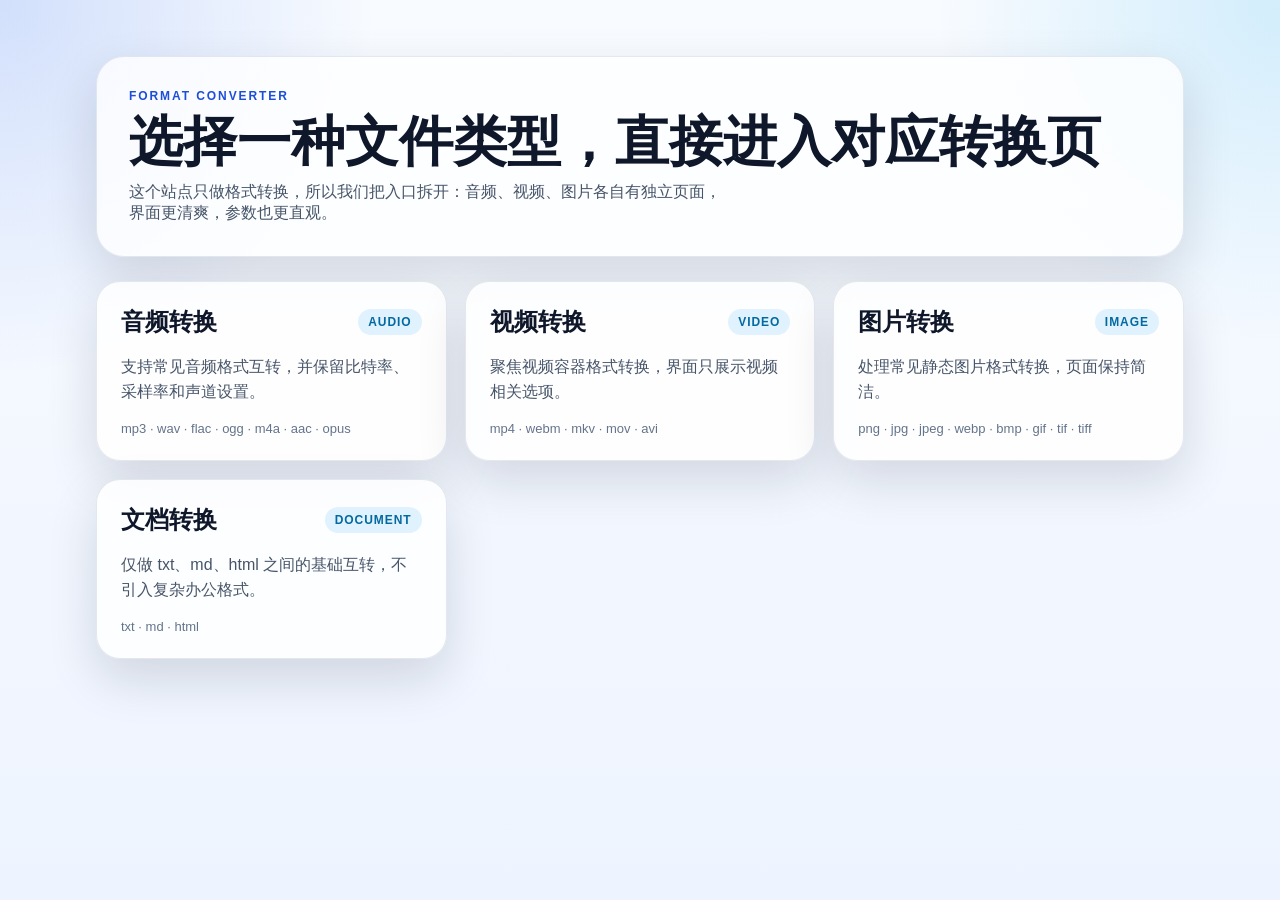
<file: static/index.html>
<!doctype html>
<html lang="zh-CN">

<head>
  <meta charset="utf-8" />
  <meta name="viewport" content="width=device-width, initial-scale=1" />
  <title>格式转换站</title>
  <link rel="icon" href="/static/favicon.ico" />
  <link rel="stylesheet" href="/static/styles.css" />
</head>

<body class="home-page">
  <main class="home-shell">
    <section class="home-hero">
      <div>
        <p class="eyebrow">Format Converter</p>
        <h1>选择一种文件类型，直接进入对应转换页</h1>
        <p class="home-lead">
          这个站点只做格式转换，所以我们把入口拆开：音频、视频、图片各自有独立页面，界面更清爽，参数也更直观。
        </p>
      </div>
    </section>

    <section class="home-grid">
      <a class="home-card" href="/audio">
        <div class="home-card-top">
          <h2>音频转换</h2>
          <span class="home-pill">audio</span>
        </div>
        <p>支持常见音频格式互转，并保留比特率、采样率和声道设置。</p>
        <div class="home-formats">mp3 · wav · flac · ogg · m4a · aac · opus</div>
      </a>

      <a class="home-card" href="/video">
        <div class="home-card-top">
          <h2>视频转换</h2>
          <span class="home-pill">video</span>
        </div>
        <p>聚焦视频容器格式转换，界面只展示视频相关选项。</p>
        <div class="home-formats">mp4 · webm · mkv · mov · avi</div>
      </a>

      <a class="home-card" href="/image">
        <div class="home-card-top">
          <h2>图片转换</h2>
          <span class="home-pill">image</span>
        </div>
        <p>处理常见静态图片格式转换，页面保持简洁。</p>
        <div class="home-formats">png · jpg · jpeg · webp · bmp · gif · tif · tiff</div>
      </a>

      <a class="home-card" href="/document">
        <div class="home-card-top">
          <h2>文档转换</h2>
          <span class="home-pill">document</span>
        </div>
        <p>仅做 txt、md、html 之间的基础互转，不引入复杂办公格式。</p>
        <div class="home-formats">txt · md · html</div>
      </a>
    </section>
  </main>
</body>

</html>
</file>
<file: static/styles.css>
:root {
  --bg: #eef2ff;
  --panel: rgba(255, 255, 255, 0.9);
  --border: rgba(148, 163, 184, 0.24);
  --text: #0f172a;
  --muted: #475569;
  --primary: #2563eb;
  --primary-dark: #1d4ed8;
  --success: #16a34a;
  --danger: #dc2626;
  --gray: #64748b;
  --shadow: 0 20px 50px rgba(15, 23, 42, 0.14);
}

* {
  box-sizing: border-box;
}

body {
  margin: 0;
  min-height: 100vh;
  font-family: Inter, "Segoe UI", Roboto, Arial, sans-serif;
  color: var(--text);
  background:
    radial-gradient(circle at top left, rgba(37, 99, 235, 0.16), transparent 28%),
    radial-gradient(circle at top right, rgba(59, 130, 246, 0.12), transparent 24%),
    linear-gradient(180deg, #f8fbff 0%, var(--bg) 100%);
  padding: 24px;
}

.shell {
  max-width: 1120px;
  margin: 0 auto;
  display: grid;
  gap: 20px;
}

.hero,
.card {
  background: var(--panel);
  border: 1px solid var(--border);
  border-radius: 24px;
  box-shadow: var(--shadow);
  backdrop-filter: blur(18px);
}

.hero {
  padding: 28px;
}

.hero h1 {
  margin: 0 0 8px;
  font-size: clamp(28px, 4vw, 44px);
  line-height: 1.1;
}

.hero p {
  margin: 0;
  color: var(--muted);
  max-width: 76ch;
}

.card {
  padding: 24px;
}

.drop {
  border: 2px dashed #bfd0f6;
  background: rgba(255, 255, 255, 0.55);
  border-radius: 20px;
  padding: 26px;
  text-align: center;
  transition: 0.2s;
}

.drop.dragover {
  border-color: var(--primary);
  background: rgba(37, 99, 235, 0.08);
  transform: translateY(-1px);
}

input[type="file"] {
  display: none;
}

.actions {
  display: flex;
  flex-wrap: wrap;
  gap: 12px;
  justify-content: center;
  align-items: center;
}

.btn {
  display: inline-flex;
  align-items: center;
  justify-content: center;
  border: 0;
  border-radius: 14px;
  padding: 12px 18px;
  background: var(--primary);
  color: #fff;
  text-decoration: none;
  font-weight: 700;
  cursor: pointer;
  transition: 0.15s;
}

.btn:hover {
  background: var(--primary-dark);
  transform: translateY(-1px);
}

.btn.secondary {
  background: #e2e8f0;
  color: var(--text);
}

.btn.secondary:hover {
  background: #cbd5e1;
}

.btn:disabled {
  opacity: 0.6;
  cursor: not-allowed;
  transform: none;
}

.grid {
  display: grid;
  gap: 16px;
  grid-template-columns: repeat(2, minmax(0, 1fr));
  margin-top: 20px;
}

.field {
  display: grid;
  gap: 8px;
}

.field.hidden {
  display: none;
}

.eyebrow {
  margin: 0 0 10px;
  text-transform: uppercase;
  letter-spacing: 0.16em;
  font-size: 12px;
  font-weight: 800;
  color: #1d4ed8;
}

.home-page {
  background:
    radial-gradient(circle at top left, rgba(37, 99, 235, 0.18), transparent 24%),
    radial-gradient(circle at top right, rgba(14, 165, 233, 0.16), transparent 22%),
    linear-gradient(180deg, #f8fbff 0%, #eef4ff 100%);
}

.home-shell {
  max-width: 1120px;
  margin: 0 auto;
  padding: 32px 16px 48px;
  display: grid;
  gap: 24px;
}

.home-hero {
  background: rgba(255, 255, 255, 0.78);
  border: 1px solid var(--border);
  border-radius: 28px;
  box-shadow: var(--shadow);
  padding: 32px;
}

.home-hero h1 {
  margin: 0;
  font-size: clamp(32px, 5vw, 54px);
  line-height: 1.05;
}

.home-lead {
  margin: 12px 0 0;
  max-width: 68ch;
  color: var(--muted);
}

.home-grid {
  display: grid;
  gap: 18px;
  grid-template-columns: repeat(3, minmax(0, 1fr));
}

.home-card {
  display: grid;
  gap: 16px;
  padding: 24px;
  border-radius: 24px;
  border: 1px solid var(--border);
  background: rgba(255, 255, 255, 0.86);
  box-shadow: var(--shadow);
  text-decoration: none;
  color: inherit;
  transition: transform 0.18s ease, border-color 0.18s ease, box-shadow 0.18s ease;
}

.home-card:hover {
  transform: translateY(-3px);
  border-color: rgba(37, 99, 235, 0.38);
  box-shadow: 0 24px 60px rgba(15, 23, 42, 0.16);
}

.home-card-top {
  display: flex;
  justify-content: space-between;
  gap: 12px;
  align-items: center;
}

.home-card h2 {
  margin: 0;
  font-size: 24px;
}

.home-card p {
  margin: 0;
  color: var(--muted);
  line-height: 1.6;
}

.home-pill {
  display: inline-flex;
  align-items: center;
  border-radius: 999px;
  padding: 6px 10px;
  background: #e0f2fe;
  color: #0369a1;
  font-size: 12px;
  font-weight: 800;
  text-transform: uppercase;
  letter-spacing: 0.08em;
}

.home-formats {
  font-size: 13px;
  color: var(--gray);
}

.converter-page .hero {
  display: grid;
  gap: 4px;
}

.converter-page .hero p:not(.eyebrow) {
  margin: 0;
}

@media (max-width: 900px) {
  .home-grid {
    grid-template-columns: 1fr;
  }
}

label {
  font-size: 14px;
  color: var(--muted);
  font-weight: 600;
}

select {
  width: 100%;
  border: 1px solid #cbd5e1;
  border-radius: 14px;
  background: #fff;
  padding: 12px 14px;
  font: inherit;
  color: var(--text);
}

select:focus {
  outline: 2px solid rgba(37, 99, 235, 0.18);
  border-color: var(--primary);
}

.hint,
.overall-meta,
.file-meta,
.detail {
  color: var(--muted);
  font-size: 13px;
  line-height: 1.4;
}

.summary {
  margin-top: 16px;
  display: flex;
  flex-wrap: wrap;
  gap: 8px;
  min-height: 1.5em;
}

.chip {
  display: inline-flex;
  align-items: center;
  border-radius: 999px;
  padding: 5px 10px;
  background: #eff6ff;
  color: #1d4ed8;
  font-size: 12px;
  font-weight: 700;
}

.overall {
  margin-top: 20px;
  border: 1px solid #dbe4f1;
  border-radius: 18px;
  background: rgba(255, 255, 255, 0.7);
  padding: 16px;
  display: grid;
  gap: 10px;
}

.overall-head {
  display: flex;
  justify-content: space-between;
  gap: 12px;
  flex-wrap: wrap;
  align-items: center;
}

.overall-title {
  font-weight: 700;
}

.queue {
  display: grid;
  gap: 12px;
  margin-top: 18px;
}

.item {
  border: 1px solid #dbe4f1;
  border-radius: 18px;
  background: rgba(255, 255, 255, 0.86);
  padding: 16px;
  display: grid;
  gap: 10px;
}

.item-head {
  display: flex;
  gap: 12px;
  justify-content: space-between;
  align-items: flex-start;
  flex-wrap: wrap;
}

.file-name {
  font-weight: 700;
  word-break: break-all;
}

.status-line {
  display: flex;
  align-items: center;
  gap: 10px;
  flex-wrap: wrap;
}

.status-badge {
  display: inline-flex;
  align-items: center;
  gap: 6px;
  border-radius: 999px;
  padding: 5px 10px;
  font-size: 12px;
  font-weight: 700;
}

.status-waiting {
  background: #f1f5f9;
  color: #475569;
}

.status-uploading {
  background: #dbeafe;
  color: #1d4ed8;
}

.status-processing {
  background: #fef3c7;
  color: #b45309;
}

.status-done {
  background: #dcfce7;
  color: #15803d;
}

.status-failed {
  background: #fee2e2;
  color: #b91c1c;
}

.status-expired {
  background: #e2e8f0;
  color: #475569;
}

progress {
  width: 100%;
  height: 14px;
  border: 0;
  border-radius: 999px;
  overflow: hidden;
}

progress::-webkit-progress-bar {
  background: #e2e8f0;
}

progress::-webkit-progress-value {
  background: linear-gradient(90deg, #2563eb, #38bdf8);
}

.item-actions {
  display: flex;
  flex-wrap: wrap;
  gap: 10px;
  align-items: center;
}

.error-text {
  color: var(--danger);
  font-size: 13px;
  line-height: 1.4;
}

@media (max-width: 760px) {
  body {
    padding: 16px;
  }

  .grid {
    grid-template-columns: 1fr;
  }

  .hero,
  .card {
    border-radius: 20px;
  }
}
</file>
